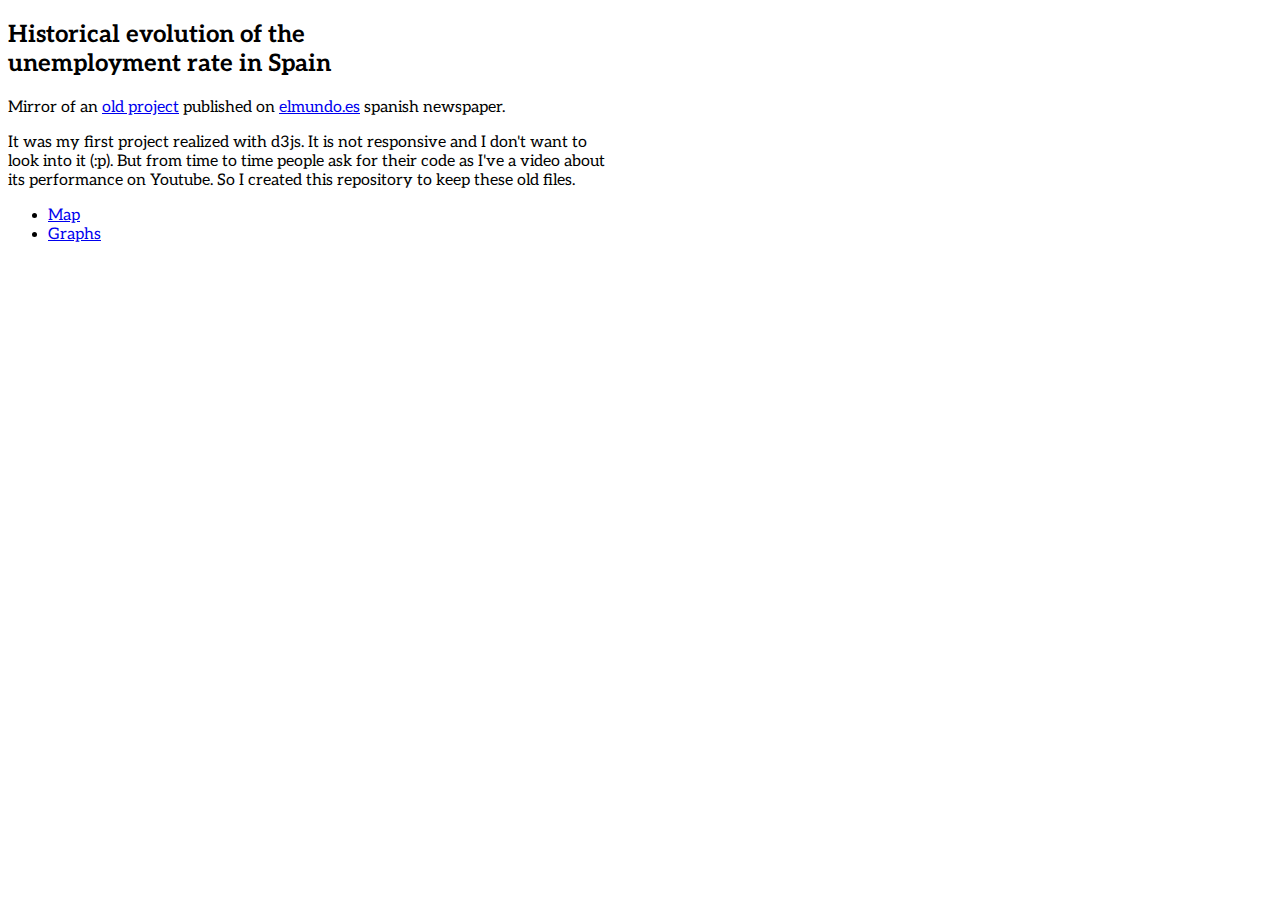
<file: docs/index.html>
<!DOCTYPE html>
<html lang="en" dir="ltr">
  <head>
    <meta charset="utf-8" />
    <title>Historical evolution of the unemployment rate in Spain</title>
    <link
      href="https://fonts.googleapis.com/css?family=Aleo:400,400i"
      rel="stylesheet"
    />

    <style>
      body {
        font-family: "Aleo", serif;
        max-width: 600px;
      }
      h2 {
        max-width: 400px;
        font-weight: bold;
      }
    </style>
  </head>
  <body>
    <h2>Historical evolution of the unemployment rate in Spain</h2>
    <p>
      Mirror of an
      <a
        href="https://www.elmundo.es/grafico/economia/2014/10/24/544a3a98268e3ece028b456d.html"
        >old project</a
      >
      published on <a href="https://www.elmundo.es/">elmundo.es</a> spanish
      newspaper.
    </p>
    <p>
      It was my first project realized with d3js. It is not responsive and I
      don't want to look into it (:p). But from time to time people ask for
      their code as I've a video about its performance on Youtube. So I created
      this repository to keep these old files.
    </p>
    <ul>
      <li><a href="map/">Map</a></li>
      <li><a href="graphs/">Graphs</a></li>
    </ul>
  </body>
</html>
</file>
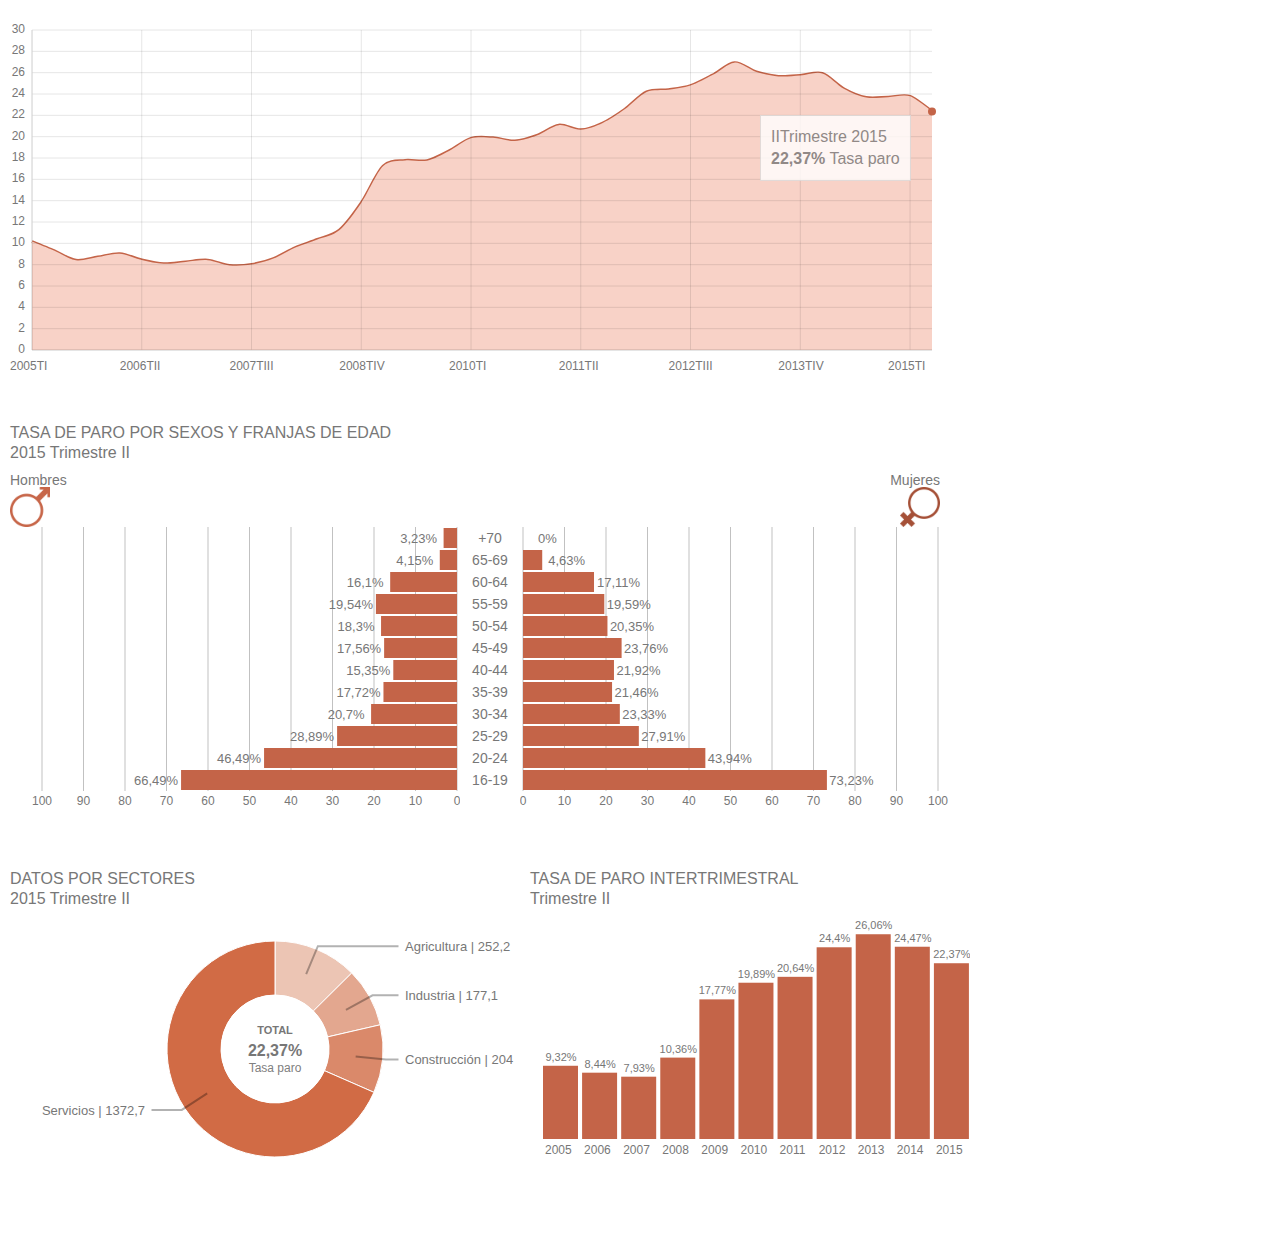
<file: docs/graphs/index.html>
<!DOCTYPE html>
<html lang="en" dir="ltr">
  <head>
    <meta charset="utf-8" />
    <title></title>
    <script src="../lib/d3/d3.js" type="text/javascript"></script>
    <link href="css/paroEpa.css" rel="stylesheet" type="text/css" />
  </head>
  <body>
    <div id="wrapper">
      <div id="contenedorGrafico"></div>
      <div id="graficasexos">
        <div id="sexos"></div>
        <div id="barrasH">
          <div id="tituloH">
            Hombres<br /><img id="hombre" src="../img/hombres.png" alt="" />
          </div>
        </div>
        <div id="edades"></div>
        <div id="barrasM">
          <div id="tituloM">
            Mujeres<br /><img id="mujer" src="../img/mujeres.png" alt="" />
          </div>
        </div>
      </div>
      <div id="contenedorDonut">
        <div id="sectores"></div>
        <div id="mes"></div>
        <div id="donut"></div>
      </div>
      <div id="barrasInter"><div id="trimestre"></div></div>
    </div>
    <script src="paroEpa.js" type="text/javascript"></script>
  </body>
</html>
</file>
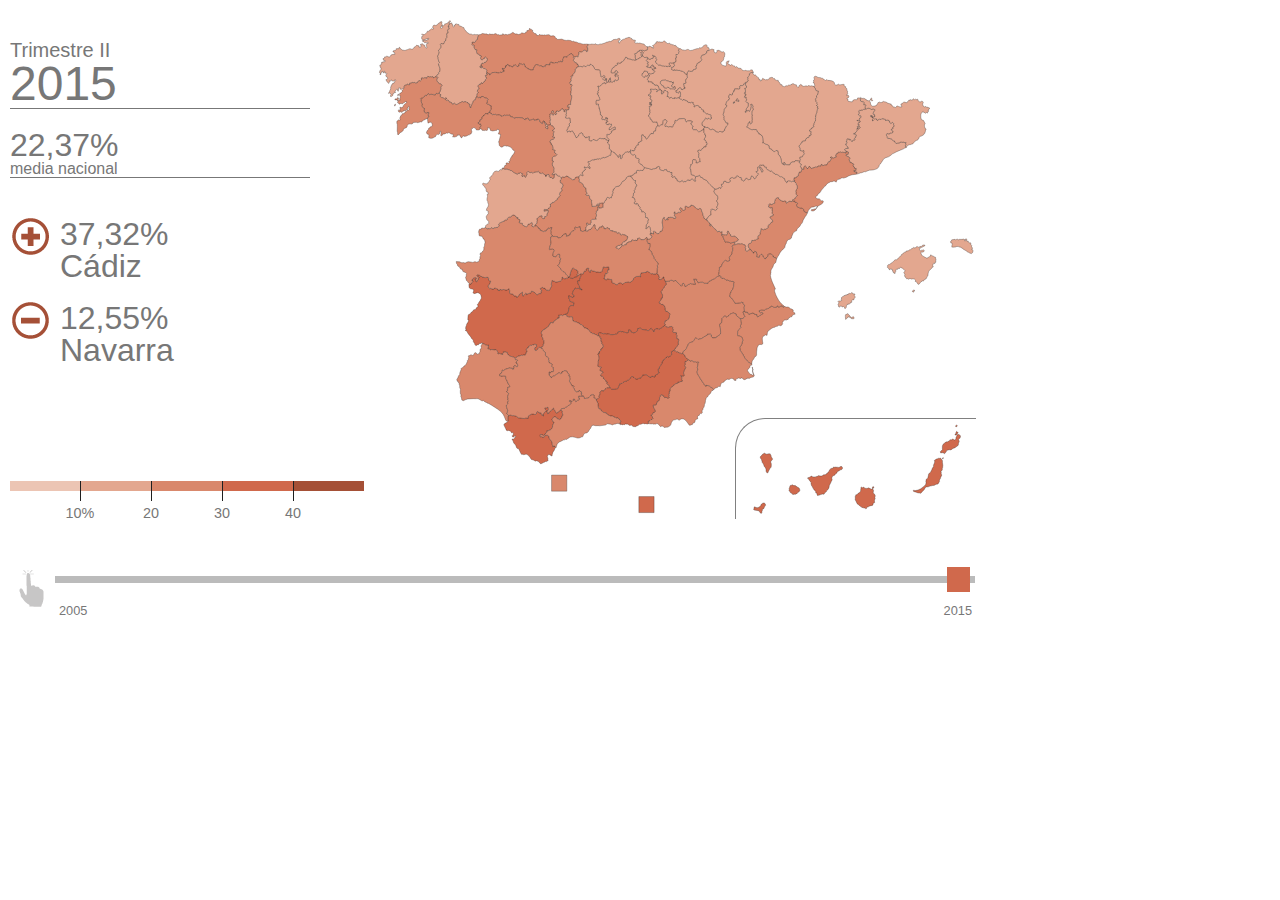
<file: docs/map/index.html>
<!DOCTYPE html>

<html>
  <head>
    <meta http-equiv="Content-Type" content="text/html; charset=UTF-8" />
    <script src="../lib/d3/d3.js" type="text/javascript"></script>
    <link href="css/mapa.css" rel="stylesheet" type="text/css" />
    <title>EL PARO POR PROVINCIAS</title>
  </head>
  <body>
    <div id="wrapper">
      <div id="datosMapa">
        <div id="cajaDatos">
          <div id="tasa-parados">
            <div id="tasa"></div>
            <div id="year"></div>
          </div>
          <div id="maxMin">
            <div id="mediaParo"></div>
            <div class="mediaNacional">media nacional</div>
            <div class="icono">
              <div id="maximoParo"></div>
              <div class="iconoMaximo"></div>
            </div>
            <div class="icono">
              <div id="minimoParo"></div>
              <div class="iconoMinimo"></div>
            </div>
          </div>
        </div>
        <div id="mapas">
          <div id="mapa"></div>
          <div id="canarias"></div>
        </div>
        <div id="leyenda">
          <div class="key">
            <div class="masCinco">
              <div class="textoLeyenda color"><span>10%</span></div>
            </div>
          </div>
          <div class="key">
            <div class="masQuince">
              <div class="textoLeyenda color"><span>20</span></div>
            </div>
          </div>
          <div class="key">
            <div class="masVeinticinco">
              <div class="textoLeyenda color"><span>30</span></div>
            </div>
          </div>
          <div class="key">
            <div class="masTreintaYCinco">
              <div class="textoLeyenda color"><span>40</span></div>
            </div>
          </div>
          <div class="key">
            <div class="masCuarenta">
              <div class="textoLeyenda color"></div>
            </div>
          </div>
          <!--
            <div class="k"><div class="color" style="background: rgb(255, 231, 235);"></div><div class="text"><span>2%</span></div></div>
          -->
        </div>
      </div>
      <div id="cajaSlider">
        <div class="mano"></div>
        <div id="slider"></div>
        <div class="inicio">2005</div>
        <div class="final">2015</div>
      </div>
      <script src="mapa.js" type="text/javascript"></script>
    </div>
  </body>
</html>
</file>
<file: docs/graphs/css/paroEpa.css>
/* Author(s) = Manuel Maroto (@manuelgmaroto), Luis Sevillano (@SepirData)
 * Date: 2014 Oct
 */
html,body,div,span,applet,object,iframe,h1,h2,h3,h4,h5,h6,p,blockquote,pre,a,abbr,acronym,address,big,cite,code,del,dfn,em,img,ins,kbd,q,s,samp,small,strike,strong,sub,sup,tt,var,b,u,i,center,dl,dt,dd,ol,ul,li,fieldset,form,label,legend,table,caption,tbody,tfoot,thead,tr,th,td,article,aside,canvas,details,embed,figure,figcaption,footer,header,hgroup,menu,nav,output,ruby,section,summary,time,mark,audio,video{border:0;font-size:100%;font:inherit;vertical-align:baseline;margin:0;padding:0}article,aside,details,figcaption,figure,footer,header,hgroup,menu,nav,section{display:block}body{line-height:1}ol,ul{list-style:none}blockquote,q{quotes:none}blockquote:before,blockquote:after,q:before,q:after{content:none}table{border-collapse:collapse;border-spacing:0}
h4{font-size: 15px;}
b{font-weight: bold;font-size: 1em;}
i{font-style: italic;}
body {
    font-family: "Helvetica Neue", Helvetica, Arial, sans-serif;
    font-size: 1em;
    color: #777;
    overflow: scroll;
}

#wrapper{
    width: 970px;

    font-size: 1em;
    margin: 10px;
}

div.tooltip{
    position: absolute;
    text-align: left;
    width: auto;
    color: #777;

    padding: 10px;
    font-size: 1em;
    background: white;
    border: 1px solid #ddd;
    pointer-events: none;
    line-height: 14px;
    z-index: 2;
    padding: 10px;
    opacity: 0;
    line-height: 22px;
}

.area{
    fill: #F8D2C7;
}

.rangoFechas{
    color: #555;
    font-size: 12px;
}
.rangoFechas i{
    font-size: 14px;
}
#mes i{
    font-size: 14px;
    color: #555;
}
.yLabel path,
.yLabel line {
    fill: none;
    stroke: black;
    shape-rendering: crispEdges;
}
.xLabel path,
.xLabel line {
    fill: none;
    stroke: black;
    shape-rendering: crispEdges;
}
.xLabel, .yLabel {
    font-size: 12px;
    fill: #777;
}
#contenedorGrafico{
    float: left;
    margin-top: 10px;
    cursor: pointer;

}
.grid{
    stroke: black;
    stroke-width:1px;
    opacity: 0.1;

}

line{
    opacity: 1;
    stroke-width: 1px;
}
polyline{
    opacity: .3;
    stroke: black;
    stroke-width: 2px;
    fill: none;
}
path.slice{
    stroke: white;
    stroke-width: 1;
    z-index: 0;
}
.polyline{
    z-index: 2;   
}
#contenedorDonut{
    //border: 1px solid black;
    float: left;
    margin-top: 45px;
    width: 520px;
    height: 310px;
}
#donut{
    margin-top: 10px;
    font-size: 13px;
}
g.slices{cursor: pointer;}
.total{
    font-size: 16px;
    font-weight: bold;
    fill: #777;
}
.label{
    fill: #777;
    font-size: 11px;
    font-weight: bold;
}
.units{
    fill: gray;
    font-size: 12px;
}
.chart rect {stroke: white;fill: #C46448;}
.chart text {fill: #777;}
.chart text.name {fill: #777;}
.chart line {stroke: #c1c1c1;stroke-width:1px;opacity: 1;}
.chart .rule {fill: #777;}
#barrasH .chart rect {stroke: none;}
#barrasM .chart rect {stroke: none;}
#barrasH .chart rect:hover {fill: #E28F77}
#barrasM .chart rect:hover {fill: #E28F77}
#barrasH{width: 450px;float: left}
#barrasH svg.chart{float: right}
#edades{width: 60px;float: left}
#barrasM{width: 420px;float: left}
.men{position: relative;top: -300px;left: 31px;z-index: -1;}
.women{position: relative;top: -200px;left: 880px;z-index: -1;}
.edades{font-size: 14px;padding-top: 35px;fill:#777;}
#graficasexos{float:left;padding-top: 50px;width: 950px;}
.rule{font-size: 12px;}
text.values{font-size: 13px;}
#barrasInter{float: left;margin-top:45px;/* border: solid black 1px; */}
.barr{padding-left: 10px;}
.barr text{fill:#777;}
#ast{font-size: 13px;}
#trimestre, #mes,#sexos{line-height: 20px;}
#barrasInter svg rect{cursor: pointer;}
#hombre{top: 5px;height: 40px;width: 40px;float:left;        }
#graficasexos rect{cursor: pointer;}
text.values,text.name,text.rule,g.labels,text.xLabel{pointer-events: none}
#tituloH{float: left;font-size: 14px;padding-top: 10px;}
#tituloM{float:right;font-size: 14px;padding-top: 10px;}
#mujer{
    top: 5px;
    height: 40px;
    width: 40px;
    float: right;



}
</file>
<file: docs/map/css/mapa.css>
/* Author(s) = Luis Sevillano (@sepirdata), Manuel Maroto (@manuelgmaroto)
 * Date: 2015 Jan
 */
html,
body,
div,
span,
applet,
object,
iframe,
h1,
h2,
h3,
h4,
h5,
h6,
p,
blockquote,
pre,
a,
abbr,
acronym,
address,
big,
cite,
code,
del,
dfn,
em,
img,
ins,
kbd,
q,
s,
samp,
small,
strike,
strong,
sub,
sup,
tt,
var,
b,
u,
i,
center,
dl,
dt,
dd,
ol,
ul,
li,
fieldset,
form,
label,
legend,
table,
caption,
tbody,
tfoot,
thead,
tr,
th,
td,
article,
aside,
canvas,
details,
embed,
figure,
figcaption,
footer,
header,
hgroup,
menu,
nav,
output,
ruby,
section,
summary,
time,
mark,
audio,
video {
  border: 0;
  font-size: 100%;
  font: inherit;
  vertical-align: baseline;
  margin: 0;
  padding: 0;
}

article,
aside,
details,
figcaption,
figure,
footer,
header,
hgroup,
menu,
nav,
section {
  display: block;
}

body {
  line-height: 1;
}

ol,
ul {
  list-style: none;
}

blockquote,
q {
  quotes: none;
}

blockquote:before,
blockquote:after,
q:before,
q:after {
  content: none;
}

table {
  border-collapse: collapse;
  border-spacing: 0;
}

b {
  font-weight: bold;
  font-size: 1.05em;
}

body {
  font-family: "Helvetica Neue", Helvetica, Arial, sans-serif;
  font-size: 1em;
  color: #777;
}

#wrapper {
  width: 985px;
  font-size: 1em;
  margin: 10px;
}

div.tooltip {
  position: absolute;
  text-align: left;
  width: 150px;
  height: auto;
  background: white;
  border: 1px solid #ddd;
  pointer-events: none;
  font: 15px sans-serif;
  z-index: 2;
  padding: 10px;
  opacity: 0;
  line-height: 18px;
}

#mapa svg:active {
  cursor: move;
  cursor: -moz-grabbing;
  cursor: -webkit-grabbing;
}

.path:hover {
  cursor: pointer;
}

#mapa svg:active {
  cursor: move;
  cursor: -moz-grabbing;
  cursor: -webkit-grabbing;
}

#cajaDatos {
  float: left;
  width: 360px;
  pointer-events: none;
}

#cajaSlider {
  float: left;
  margin-top: 30px;
  height: 65px;
  width: 985px;
}

.axis {
  fill: rgba(172, 172, 172, 1);
}

.slideraxis {
  fill: #bbb;
}

path.cursor {
  fill: #d0694c;
}

#tasa {
  font-size: 20px;
  float: left;
  height: 10px;
  width: 200px;
  padding-top: 30px;
}

#year {
  float: left;
  font-size: 3em;
  padding-top: 10px;
  width: 300px;
  border-bottom: #777 1px solid;
}

#maxMin {
  float: left;
  width: 250px;
}

#mediaParo {
  margin-top: 20px;
  float: left;
  width: 300px;
  font-size: 2em;
}

.mediaNacional {
  margin-bottom: 20px;
  border-bottom: solid 1px #777;
  width: 300px;
}

#maximoParo {
  font-size: 2em;
  padding-top: 20px;
  float: right;
}

#minimoParo {
  margin-top: 20px;
  float: right;
  font-size: 2em;
}

.icono {
  float: left;
}

.iconoMaximo {
  height: 40px;
  width: 40px;
  float: right;
  margin: 20px 10px 0 0;
  background: url(../../img/iconos.png)-99px 100px;
}

.iconoMinimo {
  height: 40px;
  width: 40px;
  background: url(../../img/iconos.png)-178px 100px;
  float: right;
  margin: 20px 10px 0 0;
}

.mano {
  margin: 10px 5px 0 0;
  width: 40px;
  height: 50px;
  background: url(../../img/iconos.png)-250px 100px;
  float: left;
}

#slider {
  float: left;
  width: 935px;
  height: 45px;
}

.inicio {
  padding-left: 4px;
  float: left;
  font-size: 0.8em;
}

.final {
  padding-right: 23px;
  float: right;
  font-size: 0.8em;
}

#leyenda {
  display: inline-block;
  width: 355px;
  height: 40px;
  font-size: 0.9em;
  text-align: center;
  padding: 10px 10px 10px 0;
  margin-top: 105px;
  pointer-events: none;
}

.key {
  float: left;
  width: 70px;
  border-right: 1px solid #202020;
  height: 20px;
}

.key:last-child {
  border-right: none;
}

.masCinco,
.masQuince,
.masVeinticinco,
.masTreintaYCinco,
.masCuarenta {
  height: 10px;
}

.masCinco .color {
  background-color: #ecc5b4;
}

.masQuince .color {
  background-color: #e3a78f;
}

.masVeinticinco .color {
  background-color: #d9886c;
}

.masTreintaYCinco .color {
  background-color: #d0694c;
}

.masCuarenta .color {
  background-color: #a55036;
}

.textoLeyenda {
  height: 10px;
  width: 70px;
  float: left;
}

.textoLeyenda span {
  position: relative;
  left: 35px;
  text-align: center;
  top: 25px;
}

//fin estilos leyenda
.move:hover {
  cursor: pointer;
}

#datosMapa {
  float: left;
  width: 985px;
  height: 520px;
}

#mapas {
  float: right;
  width: 600px;
  height: 520px;
  margin: 0px 20px 0 0;
}

#canarias {
  //float: right;
  height: 100px;
  width: 240px;
  top: -115px;
  left: 360px;
  position: relative;
  border-top: solid 1px graytext;
  border-left: solid 1px graytext;
  border-radius: 30px 0;
}
</file>
